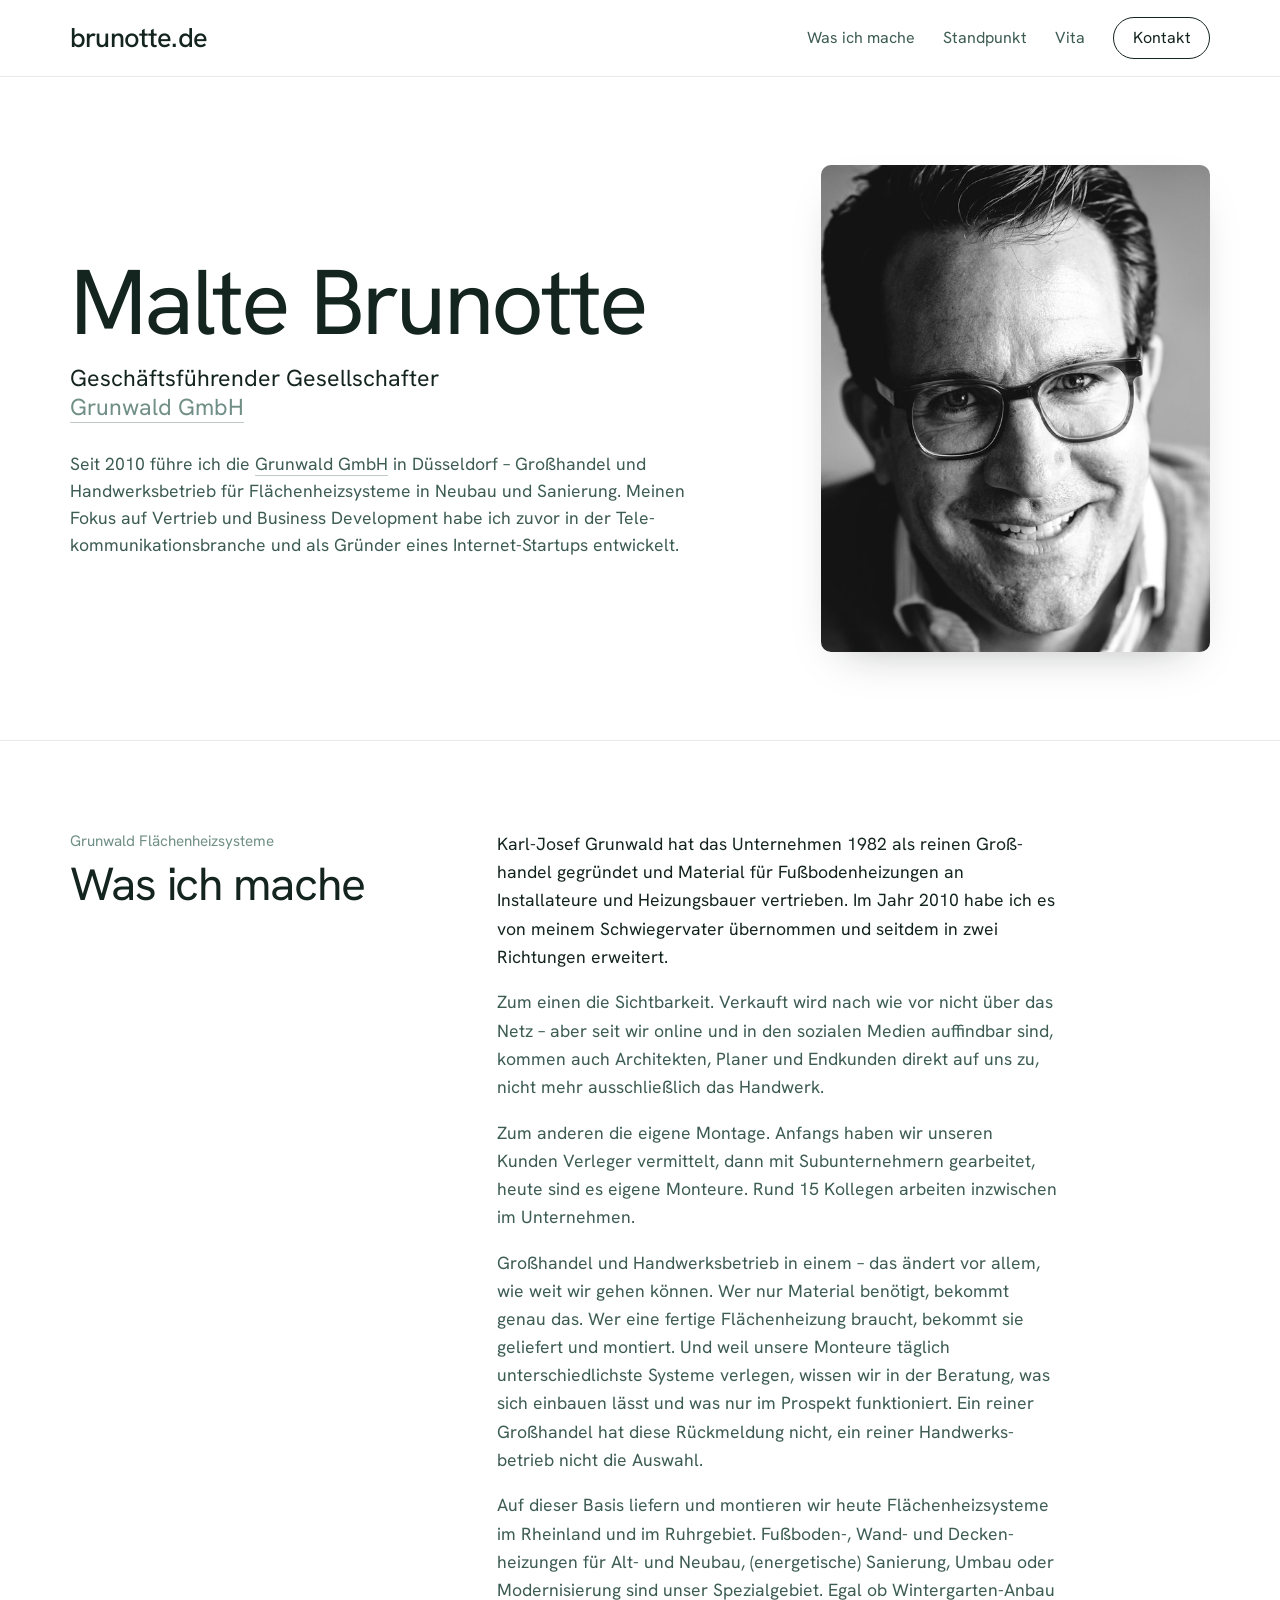
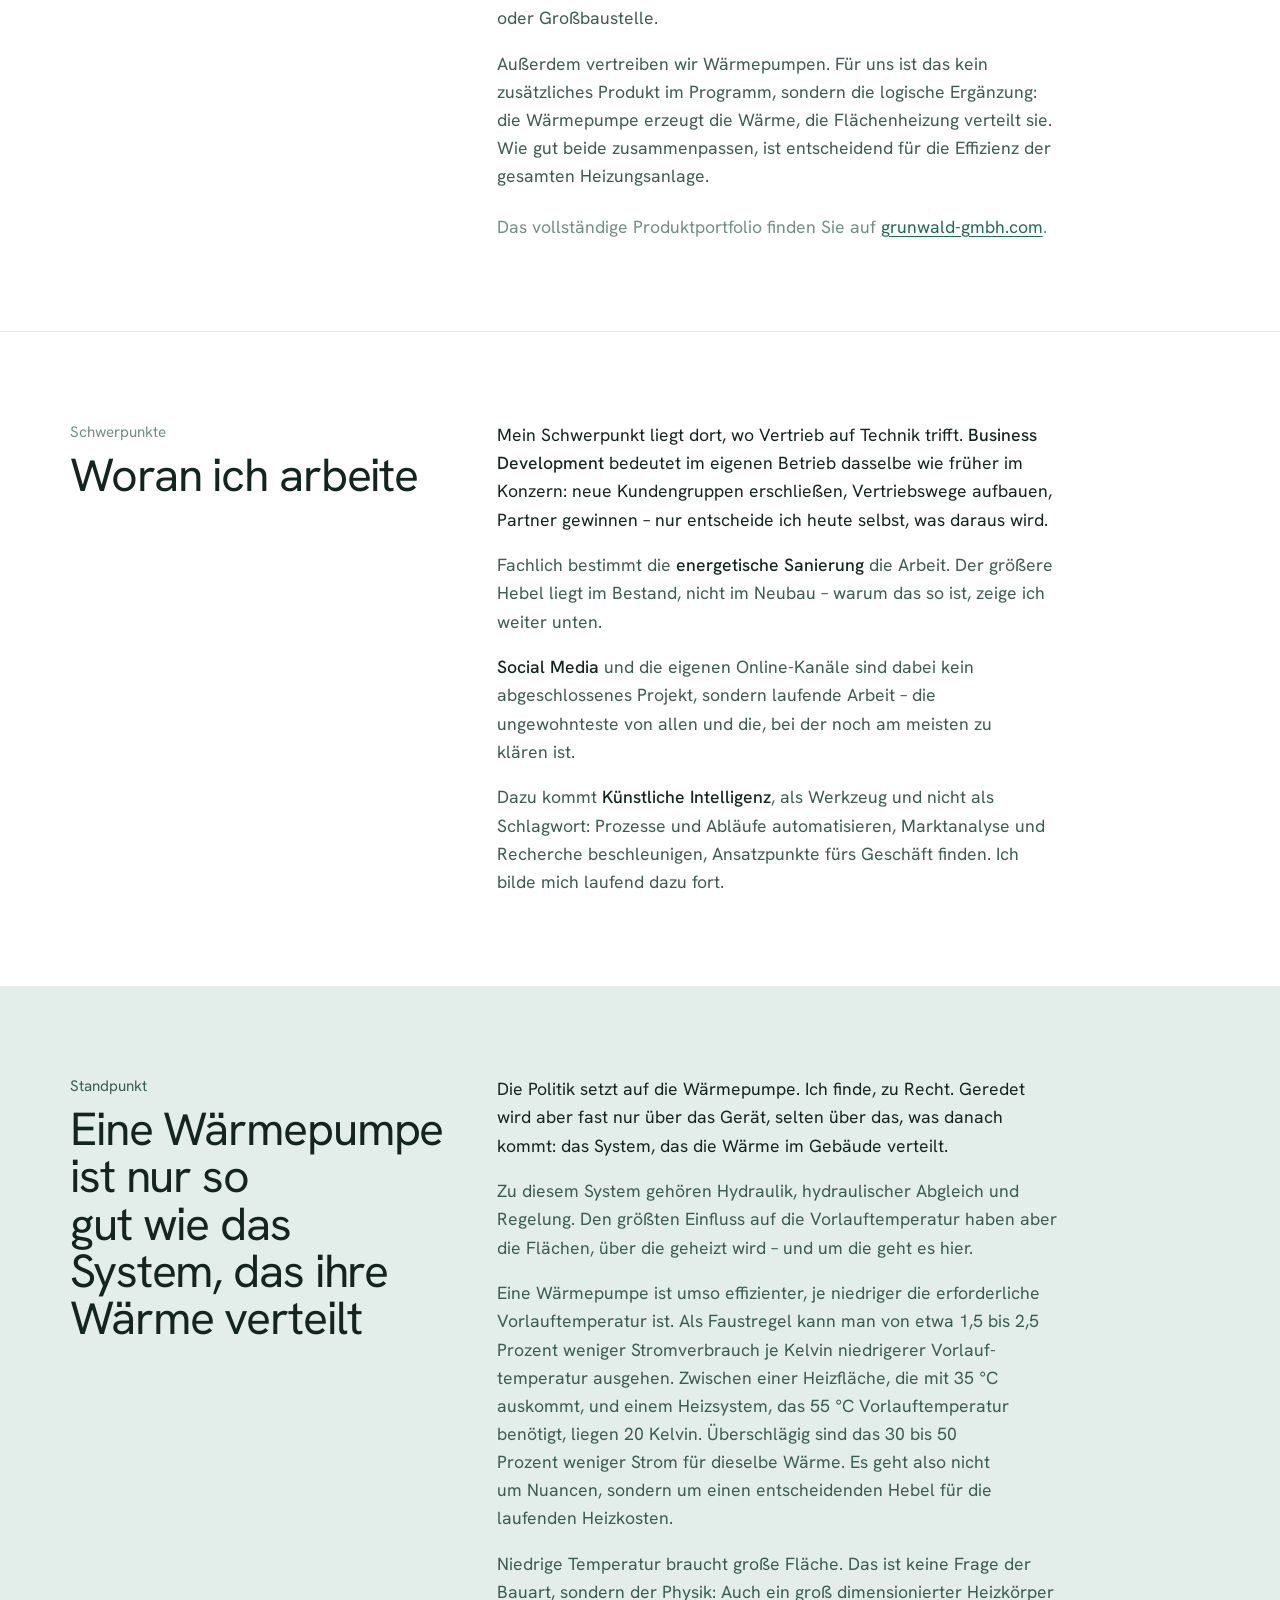
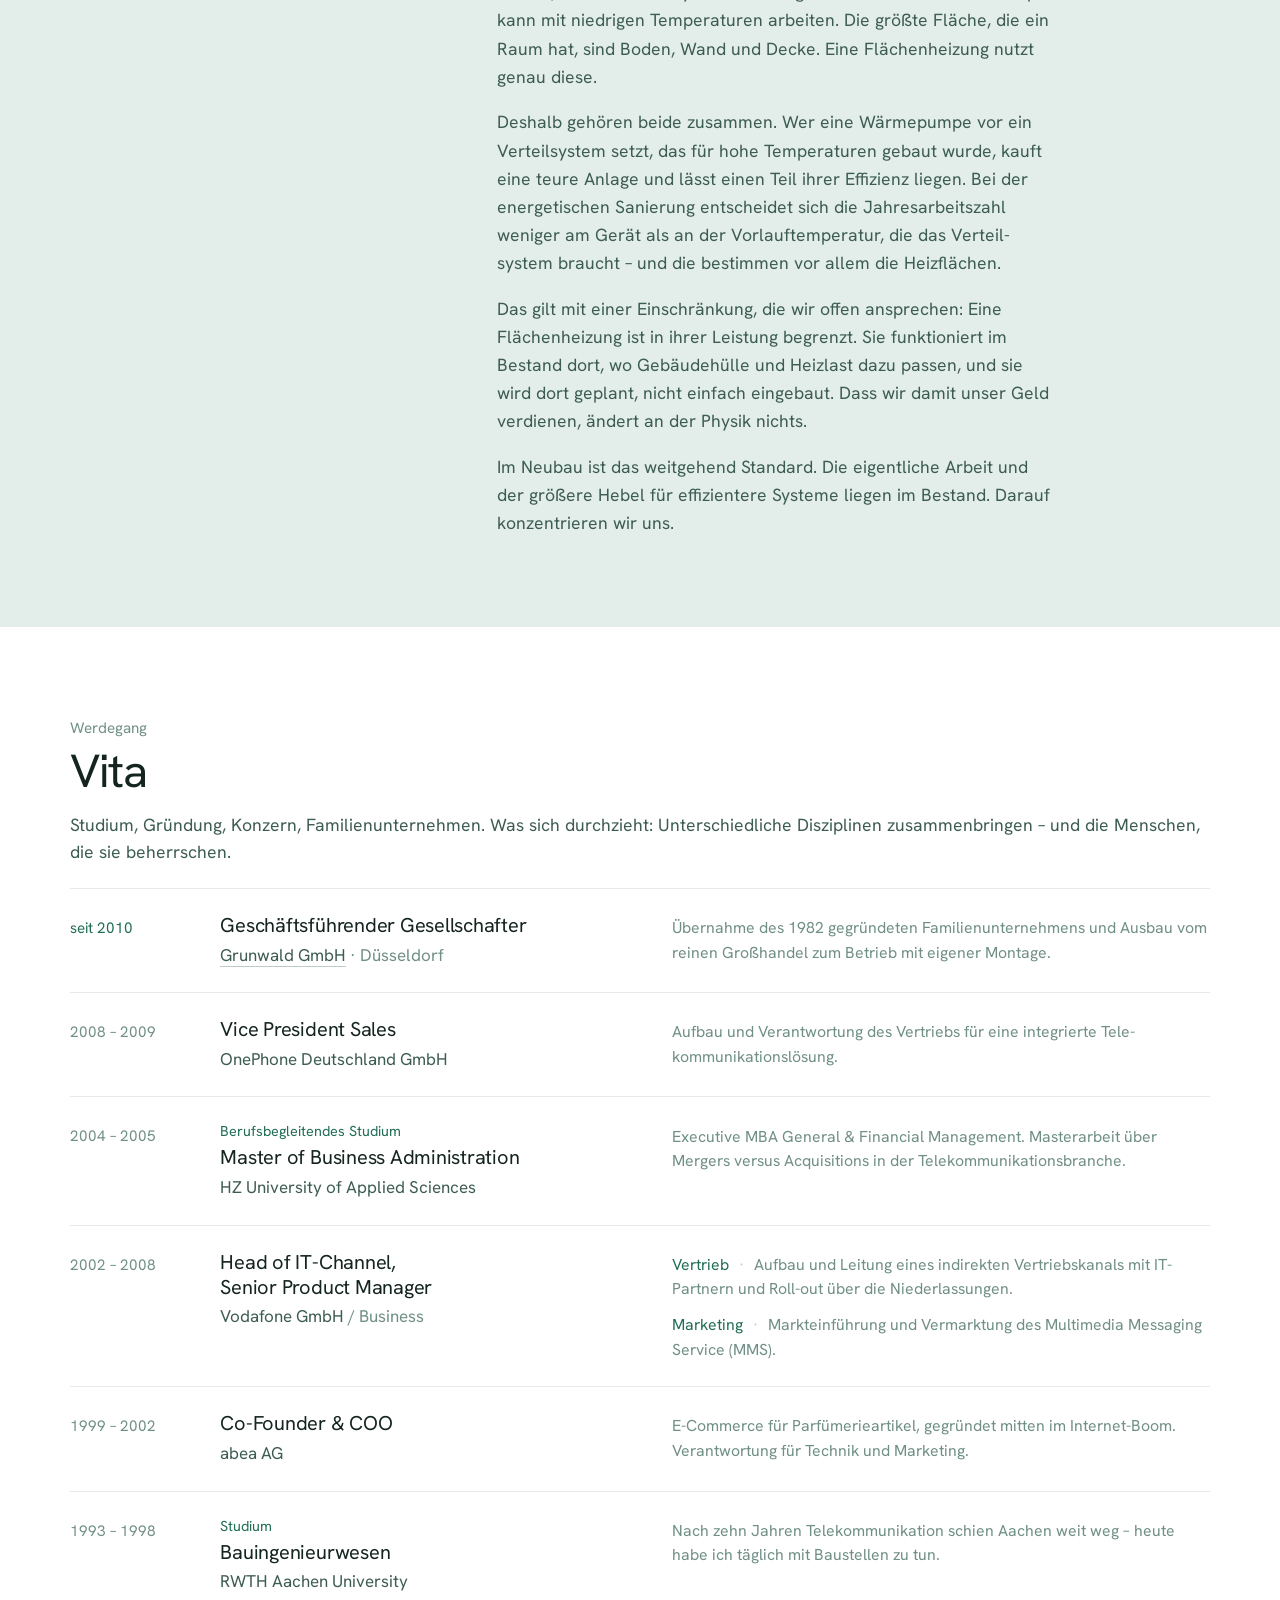
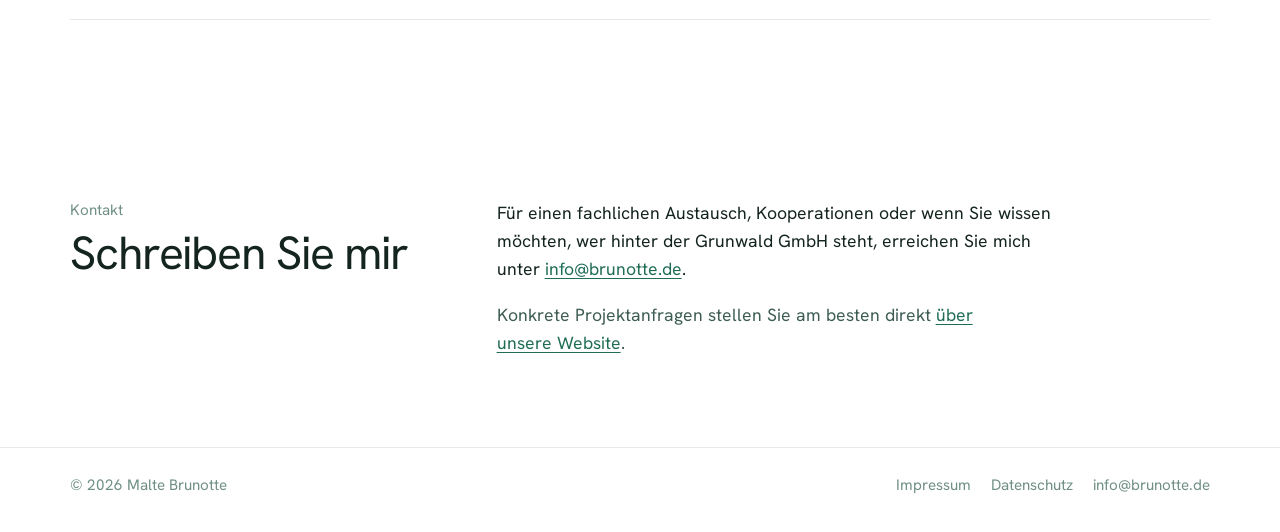
<file: index.html>
<!DOCTYPE html>
<html lang="de">
<head>
<meta charset="utf-8">
<meta name="viewport" content="width=device-width, initial-scale=1">
<title>Malte Brunotte</title>
<meta name="description" content="Malte Brunotte – Geschäftsführender Gesellschafter der Grunwald GmbH in Düsseldorf. Flächenheizsysteme für Neubau und energetische Sanierung, Großhandel und Montage.">
<link rel="icon" href="favicon.ico" sizes="32x32">
<link rel="icon" type="image/png" sizes="16x16" href="favicon-16.png">
<link rel="icon" type="image/png" sizes="32x32" href="favicon-32.png">
<link rel="icon" type="image/png" sizes="192x192" href="icon-192.png">
<link rel="apple-touch-icon" sizes="180x180" href="apple-touch-icon.png">
<meta name="theme-color" content="#ffffff">
<style>
  /* ============================================================
     Hanken Grotesk - lokal eingebunden (SIL Open Font License 1.1,
     Lizenztext in fonts/OFL.txt). Bewusst nicht ueber Google Fonts:
     das wuerde die IP-Adresse jedes Besuchers an Google uebertragen.
     Nur die Gewichte 400 und 500 - mehr verwendet die Seite nicht.
     ============================================================ */
  @font-face {
    font-family: "Hanken Grotesk";
    font-style: normal;
    font-weight: 400;
    font-display: swap;
    src: url("fonts/hanken-grotesk-400-latin.woff2") format("woff2");
    unicode-range: U+0000-00FF, U+0131, U+0152-0153, U+02BB-02BC, U+02C6, U+02DA, U+02DC, U+0304, U+0308, U+0329, U+2000-206F, U+20AC, U+2122, U+2191, U+2193, U+2212, U+2215, U+FEFF, U+FFFD;
  }
  @font-face {
    font-family: "Hanken Grotesk";
    font-style: normal;
    font-weight: 500;
    font-display: swap;
    src: url("fonts/hanken-grotesk-500-latin.woff2") format("woff2");
    unicode-range: U+0000-00FF, U+0131, U+0152-0153, U+02BB-02BC, U+02C6, U+02DA, U+02DC, U+0304, U+0308, U+0329, U+2000-206F, U+20AC, U+2122, U+2191, U+2193, U+2212, U+2215, U+FEFF, U+FFFD;
  }
  @font-face {
    font-family: "Hanken Grotesk";
    font-style: normal;
    font-weight: 400;
    font-display: swap;
    src: url("fonts/hanken-grotesk-400-latin-ext.woff2") format("woff2");
    unicode-range: U+0100-02BA, U+02BD-02C5, U+02C7-02CC, U+02CE-02D7, U+02DD-02FF, U+0304, U+0308, U+0329, U+1D00-1DBF, U+1E00-1E9F, U+1EF2-1EFF, U+2020, U+20A0-20AB, U+20AD-20C4, U+2113, U+2C60-2C7F, U+A720-A7FF;
  }
  @font-face {
    font-family: "Hanken Grotesk";
    font-style: normal;
    font-weight: 500;
    font-display: swap;
    src: url("fonts/hanken-grotesk-500-latin-ext.woff2") format("woff2");
    unicode-range: U+0100-02BA, U+02BD-02C5, U+02C7-02CC, U+02CE-02D7, U+02DD-02FF, U+0304, U+0308, U+0329, U+1D00-1DBF, U+1E00-1E9F, U+1EF2-1EFF, U+2020, U+20A0-20AB, U+20AD-20C4, U+2113, U+2C60-2C7F, U+A720-A7FF;
  }

  /* ============================================================
     ENTWURF Re-Design
     Farbe   · aus dem Logo: Navy #171C28 + Blau #2C6BF2
     Schrift · EINE Grotesk für alles, durchgehend Regular,
               enge Zeilen, keine Versallabels, keine Dekoration
               (Anlehnung an studiocaspar.com / Messina Sans)
     ============================================================ */
  :root {
    /* Fläche.
       Kein Schwarz: Schrift, Linien und Flächen liegen auf demselben
       Grünton wie der Akzent (Farbwinkel 162°), nur sehr viel dunkler
       bzw. heller. Alternative für --ink: #0f1c17 (noch tiefer) */
    --paper:         #ffffff;
    --surface:       #f4f6f5;
    --surface-hover: #edf0ef;
    --ink:           #14241f;
    --ink-soft:      #3d5c53;
    --muted:         #708f86;
    --line:          #e6eae9;
    --line-strong:   #becac7;
    /* Akzent – Hausfarbe der Grunwald GmbH (#206D56) */
    --accent:        #206d56;
    --accent-ink:    #17513f;
    --accent-soft:   #e3eeea;
    --on-accent:    #ffffff;

    /* Eine Schrift für die ganze Seite.
       Austauschbar: "Inter", "Instrument Sans", "Schibsted Grotesk" */
    --font: "Hanken Grotesk", -apple-system, "Segoe UI", system-ui, sans-serif;

    --radius: 10px;
    --measure: 56ch;
    /* Vorspann etwas breiter – lange Komposita reissen sonst Loecher in den Flattersatz */
    --measure-lead: 64ch;
    color-scheme: light;
  }
  @media (prefers-color-scheme: dark) {
    :root:not([data-theme="light"]) {
      --paper:         #0d1412;
      --surface:       #141d1a;
      --surface-hover: #19231f;
      --ink:           #ebf1ef;
      --ink-soft:      #bdd0ca;
      --muted:         #89a39b;
      --line:          #222e2a;
      --line-strong:   #33433d;
      --accent:        #5fbd9e;
      --accent-ink:    #8ad7bd;
      --accent-soft:   #13302a;
      --on-accent:    #0a110e;
      color-scheme: dark;
    }
  }
  :root[data-theme="dark"] {
    --paper:         #0d1412;
    --surface:       #141d1a;
    --surface-hover: #19231f;
    --ink:           #ebf1ef;
    --ink-soft:      #bdd0ca;
    --muted:         #89a39b;
    --line:          #222e2a;
    --line-strong:   #33433d;
    --accent:        #5fbd9e;
    --accent-ink:    #8ad7bd;
    --accent-soft:   #13302a;
    --on-accent:    #0a110e;
    color-scheme: dark;
  }

  /* ---------- Grundlagen ---------- */
  *, *::before, *::after { box-sizing: border-box; }
  html { scroll-behavior: smooth; }
  body {
    margin: 0;
    background: var(--paper);
    color: var(--ink);
    font-family: var(--font);
    font-size: 1.0625rem;
    font-weight: 400;
    /* gleichmaessigerer Flattersatz, keine einzelnen Woerter in der Schlusszeile
       - Ueberschriften setzen weiter unten bewusst balance dagegen */
    text-wrap: pretty;
    line-height: 1.5;
    -webkit-font-smoothing: antialiased;
  }
  p { margin: 0; }
  h1, h2, h3, h4 { margin: 0; font-weight: 400; text-wrap: balance; }
  a { color: var(--accent); text-underline-offset: 3px; }
  a:hover { color: var(--accent-ink); }
  :focus-visible { outline: 2px solid var(--accent); outline-offset: 3px; border-radius: 3px; }
  img { max-width: 100%; }

  .wrap { width: min(1140px, 100% - 3rem); margin-inline: auto; }
  .section[id], .contact[id] { scroll-margin-top: 86px; }

  /* Label: kleine, ruhige Vorzeile – keine Versalien, keine Sperrung */
  .label { font-size: 0.95rem; color: var(--muted); }

  /* Zahlen laufen immer auf gleicher Breite */
  .yrs, .num { font-variant-numeric: tabular-nums; }

  .org-link { color: inherit; text-decoration: none; border-bottom: 1px solid var(--line-strong); transition: color .15s, border-color .15s; }
  .org-link:hover { color: var(--accent); border-bottom-color: var(--accent); }

  /* E-Mail-Links sollen wie Text aussehen, nicht wie Akzent-Links */
  a.mail { color: inherit; text-decoration: none; transition: color .15s; }
  a.mail:hover { color: var(--accent); }

  /* ---------- Kopfzeile ---------- */
  .site-header {
    position: sticky; top: 0; z-index: 20;
    background: var(--paper);
    border-bottom: 1px solid var(--line);
  }
  .site-header .wrap {
    display: flex; align-items: center; justify-content: space-between;
    gap: 1.5rem; height: 76px;
  }
  /* Wortmarke – gesetzt in der Schrift der Seite, kein Bild */
  .wordmark {
    font-size: clamp(1.3rem, 2.4vw, 1.7rem);
    font-weight: 500;
    letter-spacing: -0.03em;
    line-height: 1;
    color: var(--ink);
    text-decoration: none;
    transition: color .15s;
  }
  .wordmark:hover { color: var(--accent); }

  .site-nav { display: flex; align-items: center; gap: 1.75rem; }
  .site-nav a {
    color: var(--ink-soft); text-decoration: none; font-size: 1rem;
    padding: 0.3rem 0; border-bottom: 1px solid transparent;
    transition: color .15s, border-color .15s;
  }
  .site-nav a:hover { color: var(--accent); border-bottom-color: var(--accent); }
  .site-nav a:active { color: var(--accent-ink); border-bottom-color: var(--accent-ink); }
  .site-nav .cta {
    border: 1px solid var(--ink); border-radius: 999px; padding: 0.5rem 1.15rem;
    color: var(--ink);
  }
  /* Wie die Wortmarke: Beim Überfahren wechselt der Knopf auf Grün,
     beim Drücken auf den dunkleren Grünton. */
  .site-nav .cta:hover { color: var(--accent); border-color: var(--accent); }
  .site-nav .cta:active { color: var(--accent-ink); border-color: var(--accent-ink); }
  @media (max-width: 720px) { .site-nav a:not(.cta) { display: none; } }

  /* ---------- Dunkles Band ---------- */

  /* ---------- Hero (hell) ---------- */
  .hero { padding: clamp(3rem, 7vw, 5.5rem) 0 clamp(3rem, 7vw, 5.5rem); border-bottom: 1px solid var(--line); }
  .hero-grid {
    display: grid; grid-template-columns: minmax(0, 1.5fr) minmax(0, 0.85fr);
    gap: clamp(2rem, 5vw, 4.5rem); align-items: center;
  }
  @media (max-width: 860px) { .hero-grid { grid-template-columns: 1fr; } }

  .hero h1 {
    font-size: clamp(3rem, 8.5vw, 5.75rem);
    line-height: 0.96;
    letter-spacing: -0.028em;
    margin-top: 0;
    color: var(--ink);
  }
  /* Rollen stapeln sich eng unter dem Namen – wie in der Vorlage */
  .hero .roles {
    margin-top: 1.1rem;
    font-size: clamp(1.1rem, 2.1vw, 1.45rem);
    line-height: 1.25;
    color: var(--muted);
  }
  .hero .roles strong { font-weight: 400; color: var(--ink); }
  .hero .lead {
    font-size: 1.1rem; line-height: 1.55; color: var(--ink-soft);
    max-width: var(--measure-lead); margin-top: 1.75rem;
  }

  /* Porträt */
  .portrait {
    position: relative; border-radius: var(--radius); overflow: hidden;
    background: var(--surface);
    box-shadow: 0 18px 44px -24px rgba(20, 23, 31, 0.35);
  }
  .portrait img {
    width: 100%; height: 100%; display: block;
    aspect-ratio: 4 / 5; object-fit: cover; object-position: 50% 42%;
  }
  @media (max-width: 860px) {
    .portrait { max-width: 340px; }
    .portrait img { aspect-ratio: 1 / 1; }
  }

  /* ---------- Abschnitte ---------- */
  .section { padding: clamp(3.5rem, 7vw, 6rem) 0; }
  .section + .section { border-top: 1px solid var(--line); }
  /* Der Standpunkt ist der einzige Meinungstext der Seite – deshalb bekommt er
     als einziger Abschnitt eine eigene Fläche. */
  .section.tinted { background: var(--accent-soft); }
  .section.tinted, .section.tinted + .section { border-top: 0; }
  .section.tinted .label { color: var(--ink-soft); }
  .hero + .section { border-top: 0; }
  .section-head { max-width: 44rem; margin-bottom: clamp(2rem, 4vw, 3rem); }
  .section-head h2 {
    font-size: clamp(1.9rem, 3.8vw, 2.9rem);
    line-height: 1.02;
    letter-spacing: -0.024em;
    margin-top: 0.5rem;
  }
  .section-head .lead {
    font-size: 1.1rem; line-height: 1.55; color: var(--ink-soft);
    margin-top: 1rem; max-width: var(--measure);
  }
  /* Vorspann über die volle Breite – fluchtet mit der Tabelle darunter */
  .section-head.wide, .section-head.wide .lead { max-width: none; }
  .section-head.wide { padding-bottom: 1.4rem; margin-bottom: 0; }

  /* ---------- Vita ----------
     Drei Spalten: Jahre · Funktion und Firma · Inhalte */
  .track { list-style: none; margin: 0; padding: 0; }
  .track > li {
    display: grid; grid-template-columns: 7rem minmax(0, 1fr) minmax(0, 1.3fr);
    gap: clamp(1rem, 3vw, 2.5rem); align-items: start;
    padding: 1.5rem 0; border-top: 1px solid var(--line);
  }
  .track > li:last-child { border-bottom: 1px solid var(--line); }
  @media (max-width: 860px) {
    .track > li { grid-template-columns: 7rem minmax(0, 1fr); }
    .track > li .role-detail { grid-column: 2; margin-top: 0.5rem; }
  }
  @media (max-width: 560px) {
    .track > li { grid-template-columns: 1fr; gap: 0.5rem; }
    .track > li .role-detail { grid-column: 1; margin-top: 0; }
  }
  .yrs { font-size: 0.95rem; color: var(--muted); padding-top: 0.25rem; line-height: 1.45; }
  .track .current .yrs .now { color: var(--accent); }

  .role-title { font-size: 1.25rem; line-height: 1.25; letter-spacing: -0.012em; }
  .role-org { color: var(--ink-soft); margin-top: 0.3rem; }
  .role-org .place { color: var(--muted); }

  /* Rechte Spalte: was an der Station tatsächlich entstanden ist */
  .role-detail { display: grid; gap: 0.7rem; padding-top: 0.2rem; }
  .role-note { color: var(--muted); font-size: 0.99rem; line-height: 1.55; }
  /* Funktionsbereich vor dem Text, z. B. Marketing / Vertrieb */
  .fn { color: var(--accent); margin-right: 0.6rem; }
  .fn::after { content: "·"; margin-left: 0.6rem; color: var(--line-strong); }

  /* Studium läuft in derselben Liste mit, wird aber als solches benannt */
  .study-label { font-size: 0.9rem; color: var(--accent); margin-bottom: 0.15rem; }

  /* ---------- Abschnitte mit Fließtext: Überschrift links, Text rechts ---------- */
  .section-grid-text {
    display: grid; grid-template-columns: minmax(0, 1fr) minmax(0, 1.9fr);
    gap: clamp(1.5rem, 4vw, 4rem); align-items: start;
  }
  @media (max-width: 860px) { .section-grid-text { grid-template-columns: 1fr; } }
  .section-grid-text .section-head { margin-bottom: 0; }

  .prose { display: grid; gap: 1.1rem; max-width: var(--measure); }
  .prose p { font-size: 1.1rem; line-height: 1.6; color: var(--ink-soft); }
  .prose p:first-child { color: var(--ink); }
  /* Schlagworte im Fließtext: eine Stufe kräftiger und in voller Schriftfarbe –
     keine echte Fettung, die gibt es sonst nirgends auf der Seite. */
  strong, b { font-weight: 500; }
  .prose strong { font-weight: 500; color: var(--ink); }
  /* Schlusszeile mit Verweis – gleiche Größe wie der Fließtext, nur gedämpfter */
  .prose .prose-note { color: var(--muted); margin-top: 0.3rem; }

  /* ---------- Kontakt ----------
     Gleiches Raster wie die Abschnitte darüber: Überschrift links, Inhalt rechts.
     Keine eigene Trennlinie – die Abschlusslinie der Vita grenzt bereits ab. */
  .contact { padding: clamp(3.5rem, 7vw, 6rem) 0; }
  /* Im Fließtext soll die Adresse als Link erkennbar sein, nicht als Text */
  .prose a.mail { color: var(--accent); text-decoration: underline; }
  .prose a.mail:hover { color: var(--accent-ink); }

  /* ---------- Fußzeile ---------- */
  .site-footer {
    background: var(--paper); color: var(--muted);
    border-top: 1px solid var(--line); padding: 1.6rem 0 2.2rem; font-size: 0.95rem;
  }
  .site-footer .wrap { display: flex; justify-content: space-between; gap: 1rem; flex-wrap: wrap; }
  .footer-rechts { display: flex; gap: 1.25rem; flex-wrap: wrap; align-items: center; }
  .site-footer a:not(.mail) { color: var(--muted); text-decoration: none; transition: color .15s; }
  .site-footer a:not(.mail):hover { color: var(--accent); }

  @media (prefers-reduced-motion: reduce) {
    html { scroll-behavior: auto; }
    * { transition: none !important; animation: none !important; }
  }
</style>
</head>
<body>

<header class="site-header">
  <div class="wrap">
    <a class="wordmark" href="#top">brunotte.de</a>
    <nav class="site-nav" aria-label="Hauptnavigation">
      <a href="#arbeit">Was ich mache</a>
      <a href="#standpunkt">Standpunkt</a>
      <a href="#vita">Vita</a>
      <a class="cta" href="#kontakt">Kontakt</a>
    </nav>
  </div>
</header>

<main id="top">

  <!-- ===== Kopf ===== -->
  <section class="hero">
    <div class="wrap">
      <div class="hero-grid">
        <div>
          <h1>Malte Brunotte</h1>
          <p class="roles">
            <strong>Geschäfts­führender Gesellschafter</strong><br>
            <a class="org-link" href="https://www.grunwald-gmbh.com" target="_blank" rel="noopener">Grunwald GmbH</a>
          </p>
          <p class="lead">
            Seit 2010 führe ich die
            <a class="org-link" href="https://www.grunwald-gmbh.com" target="_blank" rel="noopener">Grunwald GmbH</a> in Düsseldorf –
            Groß­handel und Handwerks­betrieb für Flächen­heizsysteme in Neubau und Sanierung.
            Meinen Fokus auf Vertrieb und Business Development habe ich zuvor in der
            Tele­kommunikations­branche und als Gründer eines Internet-Startups entwickelt.
          </p>
        </div>

        <div class="portrait">
          <img src="portrait.jpg"
               srcset="portrait-600.jpg 600w, portrait.jpg 1000w"
               sizes="(max-width: 860px) 340px, 420px"
               alt="Porträt von Malte Brunotte"
               width="1000" height="1250" loading="eager" decoding="async">
        </div>
      </div>

    </div>
  </section>

  <!-- ===== Was ich mache ===== -->
  <section class="section" id="arbeit">
    <div class="wrap section-grid-text">
      <div class="section-head">
        <p class="label">Grunwald Flächen­heizsysteme</p>
        <h2>Was ich mache</h2>
      </div>
      <div class="prose">
        <p>
          Karl-Josef Grunwald hat das Unternehmen 1982 als reinen Groß­handel gegründet und
          Material für Fußboden­heizungen an Installateure und Heizungs­bauer vertrieben.
          Im Jahr 2010 habe ich es von meinem Schwieger­vater übernommen und seitdem in zwei
          Richtungen erweitert.
        </p>
        <p>
          Zum einen die Sichtbarkeit. Verkauft wird nach wie vor nicht über das Netz – aber
          seit wir online und in den sozialen Medien auffindbar sind, kommen auch Architekten,
          Planer und Endkunden direkt auf uns zu, nicht mehr ausschließlich das Handwerk.
        </p>
        <p>
          Zum anderen die eigene Montage. Anfangs haben wir unseren Kunden Verleger vermittelt,
          dann mit Sub­unternehmern gearbeitet, heute sind es eigene Monteure. Rund 15 Kollegen
          arbeiten inzwischen im Unternehmen.
        </p>
        <p>
          Groß­handel und Handwerks­betrieb in einem – das ändert vor allem, wie weit wir gehen
          können. Wer nur Material benötigt, bekommt genau das. Wer eine fertige Flächen­heizung
          braucht, bekommt sie geliefert und montiert. Und weil unsere Monteure täglich
          unterschiedlichste Systeme verlegen, wissen wir in der Beratung, was sich einbauen
          lässt und was nur im Prospekt funktioniert. Ein reiner Groß­handel hat diese
          Rückmeldung nicht, ein reiner Handwerks­betrieb nicht die Auswahl.
        </p>
        <p>
          Auf dieser Basis liefern und montieren wir heute Flächen­heizsysteme im Rheinland und
          im Ruhrgebiet. Fußboden-, Wand- und Decken­heizungen für Alt- und Neubau,
          (energetische) Sanierung, Umbau oder Modernisierung sind unser Spezial­gebiet. Egal ob
          Wintergarten-Anbau oder Groß­baustelle.
        </p>
        <p>
          Außerdem vertreiben wir Wärmepumpen. Für uns ist das kein zusätzliches Produkt im
          Programm, sondern die logische Ergänzung: die Wärmepumpe erzeugt die
          Wärme, die Flächen­heizung verteilt sie. Wie gut beide zusammen­passen, ist
          entscheidend für die Effizienz der gesamten Heizungs­anlage.
        </p>
        <p class="prose-note">
          Das vollständige Produkt­portfolio finden Sie auf
          <a href="https://www.grunwald-gmbh.com" target="_blank" rel="noopener">grunwald-gmbh.com</a>.
        </p>
      </div>
    </div>
  </section>

  <!-- ===== Schwerpunkte ===== -->
  <section class="section" id="schwerpunkte">
    <div class="wrap section-grid-text">
      <div class="section-head">
        <p class="label">Schwerpunkte</p>
        <h2>Woran ich arbeite</h2>
      </div>
      <div class="prose">
        <p>
          Mein Schwerpunkt liegt dort, wo Vertrieb auf Technik trifft.
          <strong>Business Development</strong> bedeutet im eigenen Betrieb dasselbe wie früher
          im Konzern: neue Kunden­gruppen erschließen, Vertriebs­wege aufbauen, Partner gewinnen –
          nur entscheide ich heute selbst, was daraus wird.
        </p>
        <p>
          Fachlich bestimmt die <strong>energetische Sanierung</strong> die Arbeit. Der größere
          Hebel liegt im Bestand, nicht im Neubau – warum das so ist, zeige ich weiter unten.
        </p>
        <p>
          <strong>Social Media</strong> und die eigenen Online-Kanäle sind dabei kein
          abgeschlossenes Projekt, sondern laufende Arbeit – die ungewohnteste von allen und
          die, bei der noch am meisten zu klären ist.
        </p>
        <p>
          Dazu kommt <strong>Künstliche Intelligenz</strong>, als Werkzeug und nicht als
          Schlagwort: Prozesse und Abläufe automatisieren, Markt­analyse und Recherche
          beschleunigen, Ansatzpunkte fürs Geschäft finden. Ich bilde mich laufend dazu fort.
        </p>
      </div>
    </div>
  </section>

  <!-- ===== Standpunkt ===== -->
  <section class="section tinted" id="standpunkt">
    <div class="wrap section-grid-text">
      <div class="section-head">
        <p class="label">Standpunkt</p>
        <h2>Eine Wärmepumpe ist nur so gut wie das System, das ihre Wärme verteilt</h2>
      </div>
      <div class="prose">
        <p>
          Die Politik setzt auf die Wärmepumpe. Ich finde, zu Recht. Geredet wird aber fast nur
          über das Gerät, selten über das, was danach kommt: das System, das die Wärme im
          Gebäude verteilt.
        </p>
        <p>
          Zu diesem System gehören Hydraulik, hydraulischer Abgleich und Regelung. Den größten
          Einfluss auf die Vorlauf­temperatur haben aber die Flächen, über die geheizt wird – und
          um die geht es hier.
        </p>
        <p>
          Eine Wärmepumpe ist umso effizienter, je niedriger die erforderliche Vorlauf­temperatur
          ist. Als Faustregel kann man von etwa 1,5 bis 2,5 Prozent weniger Strom­verbrauch
          je Kelvin niedrigerer Vorlauf­temperatur ausgehen. Zwischen einer Heizfläche, die mit
          35&nbsp;°C auskommt, und einem Heizsystem, das 55&nbsp;°C Vorlauf­temperatur
          benötigt, liegen 20&nbsp;Kelvin. Überschlägig sind das 30 bis 50 Prozent weniger Strom
          für dieselbe Wärme. Es geht also nicht um Nuancen, sondern um einen entscheidenden
          Hebel für die laufenden Heizkosten.
        </p>
        <p>
          Niedrige Temperatur braucht große Fläche. Das ist keine Frage der Bauart, sondern der
          Physik: Auch ein groß dimensionierter Heiz­körper kann mit niedrigen Temperaturen
          arbeiten. Die größte Fläche, die ein Raum hat, sind Boden, Wand und Decke. Eine
          Flächen­heizung nutzt genau diese.
        </p>
        <p>
          Deshalb gehören beide zusammen. Wer eine Wärmepumpe vor ein Verteil­system setzt, das
          für hohe Temperaturen gebaut wurde, kauft eine teure Anlage und lässt einen Teil ihrer
          Effizienz liegen. Bei der energetischen Sanierung entscheidet sich die
          Jahres­arbeitszahl weniger am Gerät als an der Vorlauf­temperatur, die das Verteil­system
          braucht – und die bestimmen vor allem die Heiz­flächen.
        </p>
        <p>
          Das gilt mit einer Einschränkung, die wir offen ansprechen: Eine Flächen­heizung ist in
          ihrer Leistung begrenzt. Sie funktioniert im Bestand dort, wo Gebäudehülle und Heizlast
          dazu passen, und sie wird dort geplant, nicht einfach eingebaut. Dass wir damit unser
          Geld verdienen, ändert an der Physik nichts.
        </p>
        <p>
          Im Neubau ist das weitgehend Standard. Die eigentliche Arbeit und der
          größere Hebel für effizientere Systeme liegen im Bestand. Darauf konzentrieren wir uns.
        </p>
      </div>
    </div>
  </section>

  <!-- ===== Vita ===== -->
  <section class="section" id="vita">
    <div class="wrap">
      <div class="section-head wide">
        <p class="label">Werdegang</p>
        <h2>Vita</h2>
        <p class="lead">
          Studium, Gründung, Konzern, Familien­unternehmen. Was sich durchzieht:
          Unterschiedliche Disziplinen zusammen­bringen – und die Menschen, die sie beherrschen.
        </p>
      </div>

      <ol class="track">
        <li class="current">
          <div class="yrs"><span class="now">seit 2010</span></div>
          <div class="role">
            <h3 class="role-title">Geschäfts­führender Gesellschafter</h3>
            <p class="role-org"><a class="org-link" href="https://www.grunwald-gmbh.com" target="_blank" rel="noopener">Grunwald GmbH</a> <span class="place">· Düsseldorf</span></p>
          </div>
          <div class="role-detail">
            <p class="role-note">Übernahme des 1982 gegründeten Familien­unternehmens und Ausbau vom reinen Groß­handel zum Betrieb mit eigener Montage.</p>
          </div>
        </li>
        <li>
          <div class="yrs">2008 – 2009</div>
          <div class="role">
            <h3 class="role-title">Vice President Sales</h3>
            <p class="role-org">OnePhone Deutschland GmbH</p>
          </div>
          <div class="role-detail">
            <p class="role-note">Aufbau und Verantwortung des Vertriebs für eine integrierte Tele­kommunikations­lösung.</p>
          </div>
        </li>
        <li class="study">
          <div class="yrs">2004 – 2005</div>
          <div class="role">
            <p class="study-label">Berufs­begleitendes Studium</p>
            <h3 class="role-title">Master of Business Administration</h3>
            <p class="role-org">HZ University of Applied Sciences</p>
          </div>
          <div class="role-detail">
            <p class="role-note">Executive MBA General &amp; Financial Management. Masterarbeit über Mergers versus Acquisitions in der Tele­kommunikations­branche.</p>
          </div>
        </li>
        <li>
          <div class="yrs">2002 – 2008</div>
          <div class="role">
            <h3 class="role-title">Head of IT-Channel,<br>Senior Product Manager</h3>
            <p class="role-org">Vodafone GmbH <span class="place">/ Business</span></p>
          </div>
          <div class="role-detail">
            <p class="role-note"><span class="fn">Vertrieb</span>Aufbau und Leitung eines indirekten Vertriebs­kanals mit IT-Partnern und Roll-out über die Nieder­lassungen.</p>
            <p class="role-note"><span class="fn">Marketing</span>Markt­einführung und Vermarktung des Multimedia Messaging Service (MMS).</p>
          </div>
        </li>
        <li>
          <div class="yrs">1999 – 2002</div>
          <div class="role">
            <h3 class="role-title">Co-Founder &amp; COO</h3>
            <p class="role-org">abea AG</p>
          </div>
          <div class="role-detail">
            <p class="role-note">E-Commerce für Parfümerie­artikel, gegründet mitten im Internet-Boom. Verantwortung für Technik und Marketing.</p>
          </div>
        </li>
        <li class="study">
          <div class="yrs">1993 – 1998</div>
          <div class="role">
            <p class="study-label">Studium</p>
            <h3 class="role-title">Bauingenieur­wesen</h3>
            <p class="role-org">RWTH Aachen University</p>
          </div>
          <div class="role-detail">
            <p class="role-note">Nach zehn Jahren Tele­kommunikation schien Aachen weit weg – heute habe ich täglich mit Baustellen zu tun.</p>
          </div>
        </li>
      </ol>
    </div>
  </section>

</main>

<!-- ===== Kontakt ===== -->
<section class="contact" id="kontakt">
  <div class="wrap section-grid-text">
    <div class="section-head">
      <p class="label">Kontakt</p>
      <h2>Schreiben Sie mir</h2>
    </div>
    <div class="prose">
      <p>
        Für einen fachlichen Austausch, Kooperationen oder wenn Sie wissen möchten, wer hinter
        der Grunwald GmbH steht, erreichen Sie mich unter
        <span class="mail" data-u="info" data-d="brunotte.de">info [at] brunotte.de</span>.
      </p>
      <p>
        Konkrete Projekt­anfragen stellen Sie am besten direkt
        <a href="https://grunwald-gmbh.com/#finden" target="_blank" rel="noopener">über unsere Website</a>.
      </p>
    </div>
  </div>
</section>

<footer class="site-footer">
  <div class="wrap">
    <span>© 2026 Malte Brunotte</span>
    <span class="footer-rechts">
      <a href="impressum.html">Impressum</a>
      <a href="datenschutz.html">Datenschutz</a>
      <span class="mail" data-u="info" data-d="brunotte.de">info [at] brunotte.de</span>
    </span>
  </div>
</footer>

<script>
  /* Die E-Mail-Adresse steht nirgends vollständig im Quelltext, sondern wird
     erst im Browser aus Benutzer und Domain zusammengesetzt. Einfache
     Adress-Sammler lesen nur den Quelltext und finden dort nichts Brauchbares.
     Ohne JavaScript bleibt die lesbare Schreibweise "info [at] brunotte.de". */
  document.querySelectorAll('span.mail').forEach(function (el) {
    var addr = el.dataset.u + String.fromCharCode(64) + el.dataset.d;
    var a = document.createElement('a');
    a.className = el.className;
    a.href = 'mail' + 'to:' + addr;
    a.textContent = addr;
    a.rel = 'nofollow';
    el.replaceWith(a);
  });
</script>

</body>
</html>
</file>
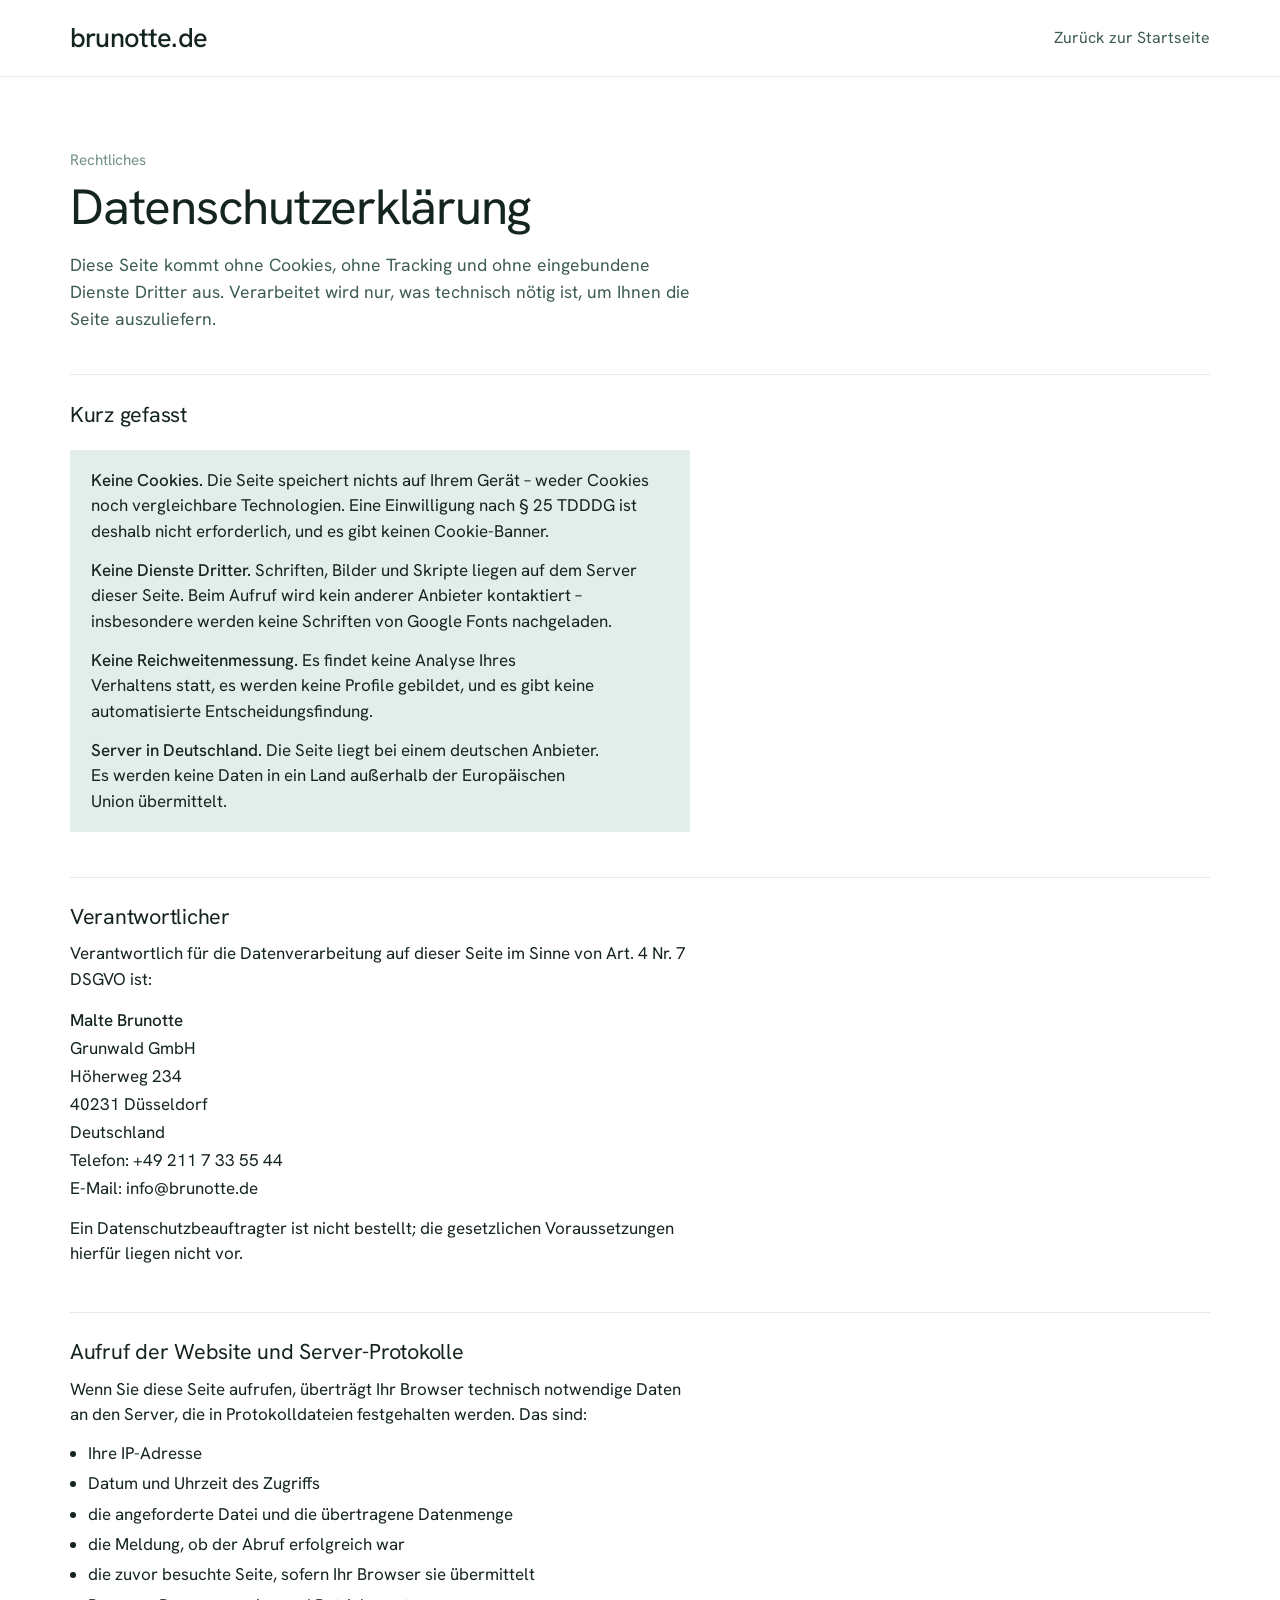
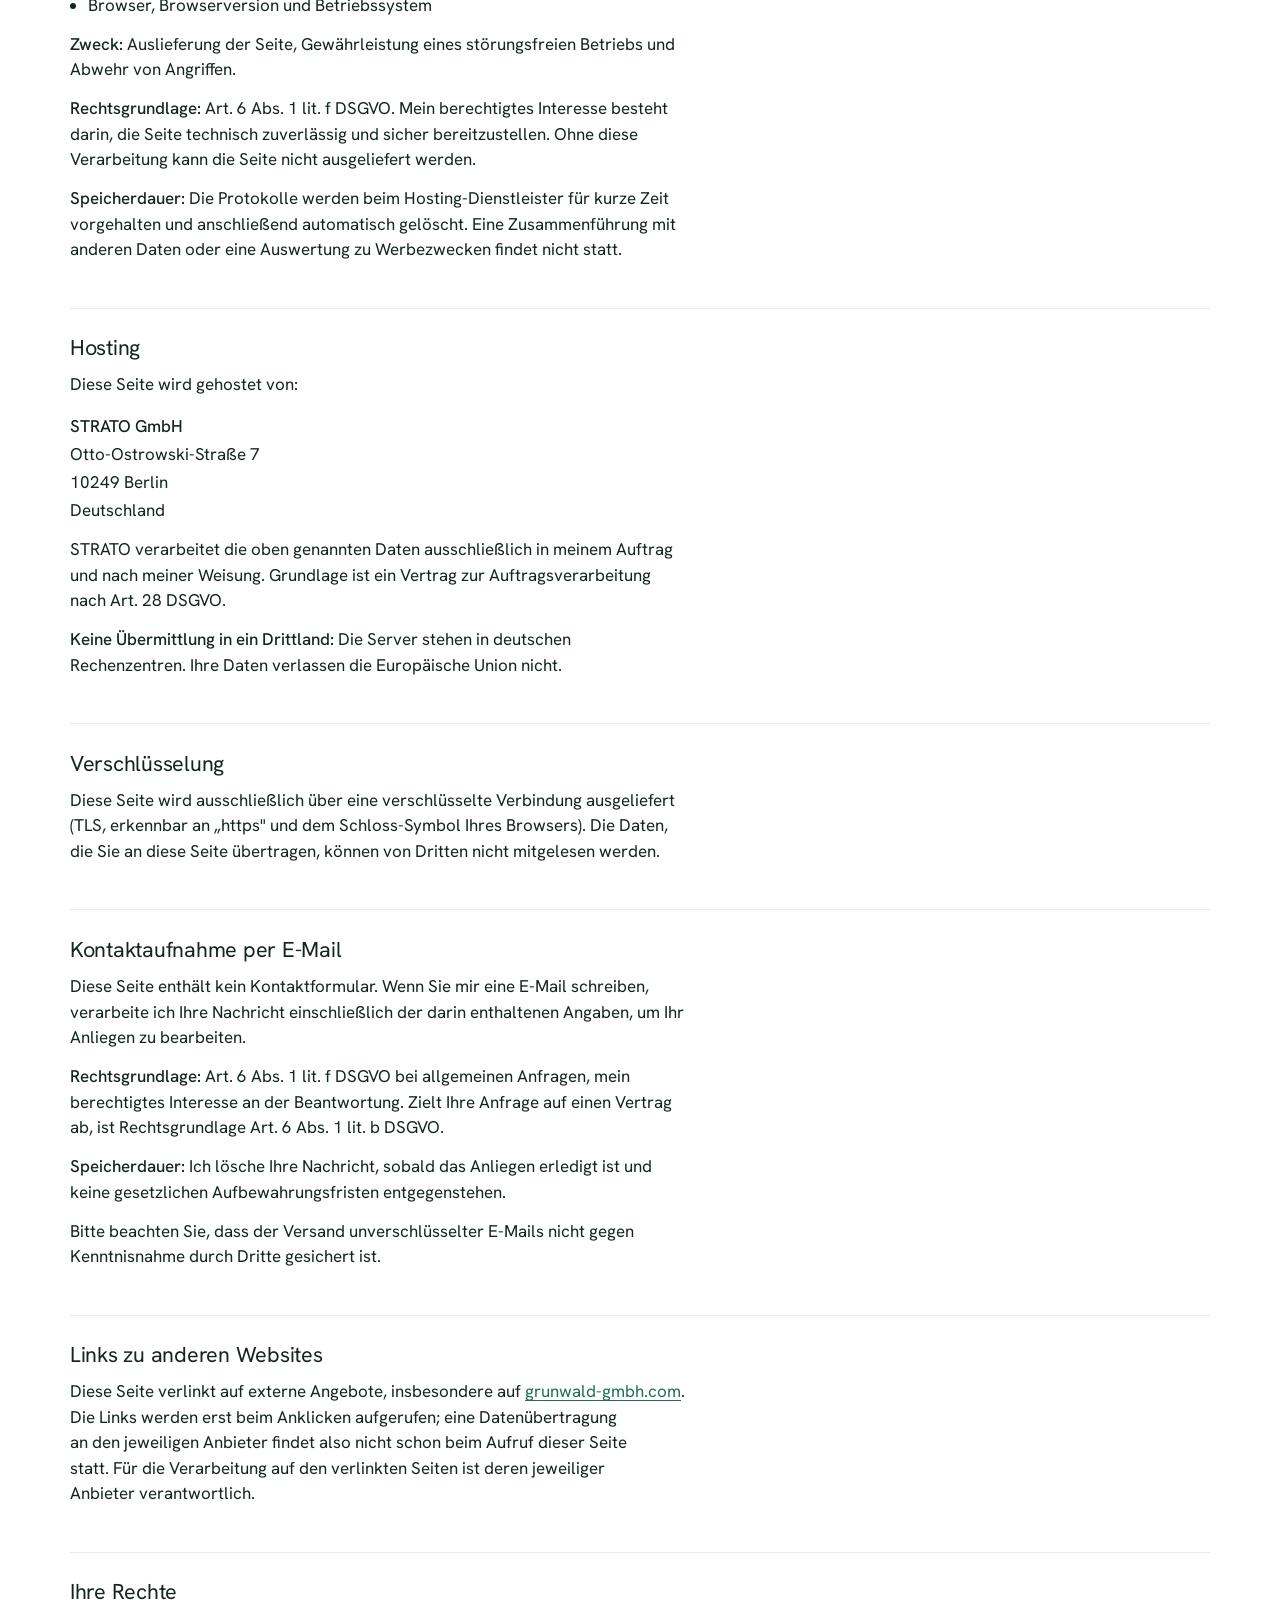
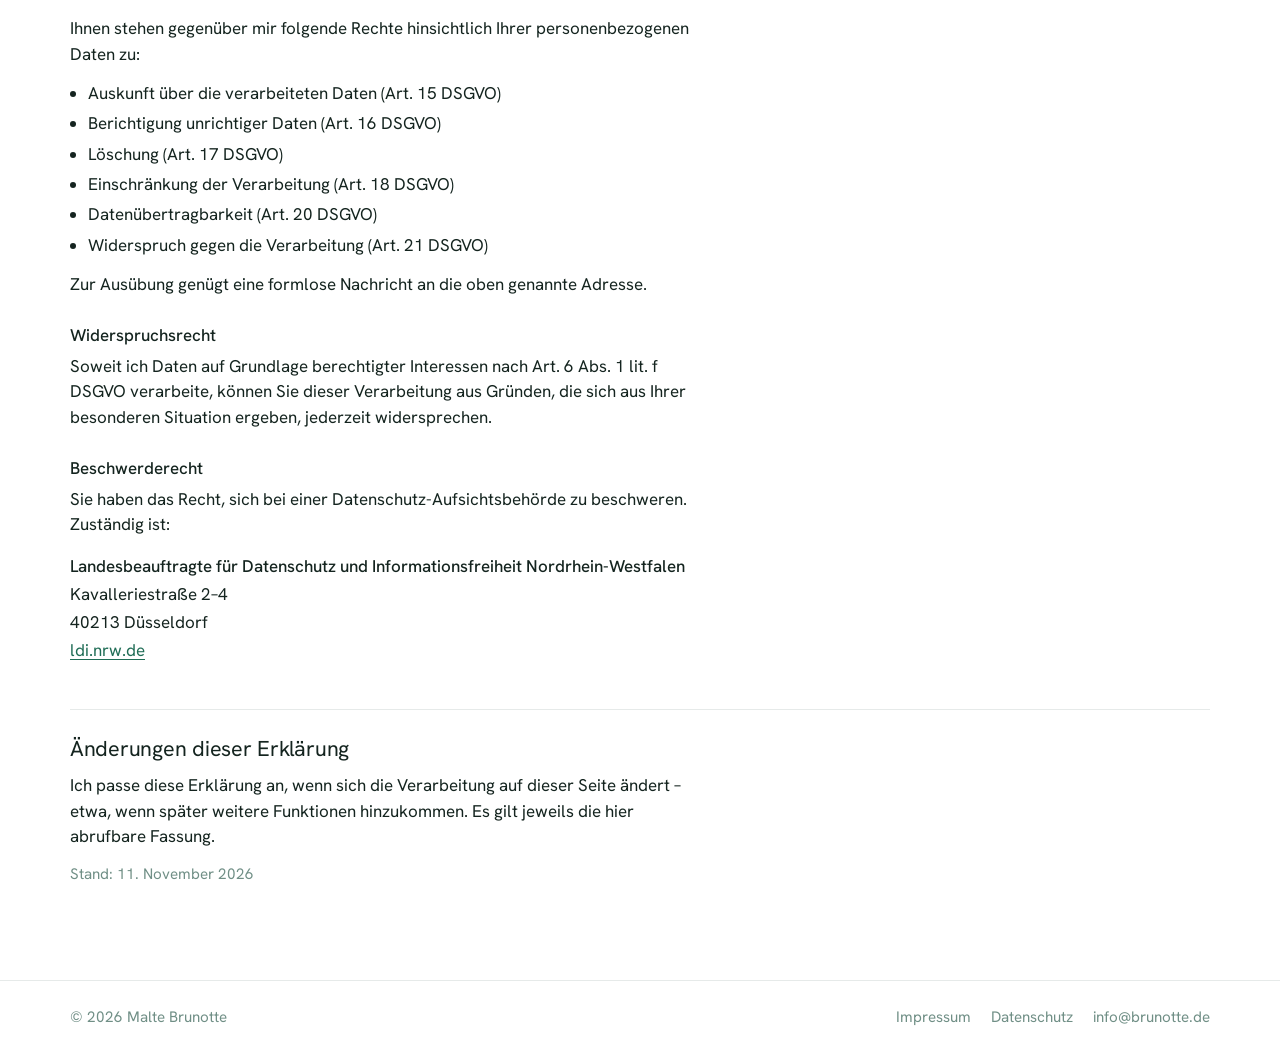
<file: datenschutz.html>
<!DOCTYPE html>
<html lang="de">
<head>
<meta charset="utf-8">
<meta name="viewport" content="width=device-width, initial-scale=1">
<title>Datenschutzerklärung – Malte Brunotte</title>
<meta name="description" content="Datenschutzerklärung für brunotte.de: welche Daten beim Aufruf der Seite verarbeitet werden und welche Rechte Sie haben.">
<meta name="robots" content="index, follow">
<link rel="canonical" href="https://www.brunotte.de/datenschutz.html">
<link rel="icon" href="favicon.ico" sizes="32x32">
<link rel="icon" type="image/png" sizes="16x16" href="favicon-16.png">
<link rel="icon" type="image/png" sizes="32x32" href="favicon-32.png">
<link rel="icon" type="image/png" sizes="192x192" href="icon-192.png">
<link rel="apple-touch-icon" sizes="180x180" href="apple-touch-icon.png">
<meta name="theme-color" content="#ffffff">
<link rel="stylesheet" href="recht.css">
</head>
<body>

<header class="site-header">
  <div class="wrap">
    <a class="wordmark" href="/">brunotte.de</a>
    <nav class="site-nav" aria-label="Hauptnavigation">
      <a href="/">Zurück zur Startseite</a>
    </nav>
  </div>
</header>

<main class="recht">
  <div class="wrap">

    <p class="label">Rechtliches</p>
    <h1>Datenschutzerklärung</h1>
    <p class="vorspann">
      Diese Seite kommt ohne Cookies, ohne Tracking und ohne eingebundene Dienste Dritter aus.
      Verarbeitet wird nur, was technisch nötig ist, um Ihnen die Seite auszuliefern.
    </p>

    <h2>Kurz gefasst</h2>
    <div class="kasten">
      <p>
        <strong>Keine Cookies.</strong> Die Seite speichert nichts auf Ihrem Gerät – weder Cookies
        noch vergleichbare Technologien. Eine Einwilligung nach § 25 TDDDG ist deshalb nicht
        erforderlich, und es gibt keinen Cookie-Banner.
      </p>
      <p>
        <strong>Keine Dienste Dritter.</strong> Schriften, Bilder und Skripte liegen auf dem Server
        dieser Seite. Beim Aufruf wird kein anderer Anbieter kontaktiert – insbesondere werden keine
        Schriften von Google Fonts nachgeladen.
      </p>
      <p>
        <strong>Keine Reichweitenmessung.</strong> Es findet keine Analyse Ihres Verhaltens statt,
        es werden keine Profile gebildet, und es gibt keine automatisierte Entscheidungsfindung.
      </p>
      <p>
        <strong>Server in Deutschland.</strong> Die Seite liegt bei einem deutschen Anbieter.
        Es werden keine Daten in ein Land außerhalb der Europäischen Union übermittelt.
      </p>
    </div>

    <h2>Verantwortlicher</h2>
    <p>Verantwortlich für die Datenverarbeitung auf dieser Seite im Sinne von Art. 4 Nr. 7 DSGVO ist:</p>
    <p class="anschrift">
      <span class="name">Malte Brunotte</span><br>
      Grunwald GmbH<br>
      Höherweg 234<br>
      40231 Düsseldorf<br>
      Deutschland<br>
      Telefon: <a href="tel:+492117335544" class="mail">+49 211 7 33 55 44</a><br>
      E-Mail: <span class="mail" data-u="info" data-d="brunotte.de">info [at] brunotte.de</span>
    </p>
    <p>
      Ein Datenschutzbeauftragter ist nicht bestellt; die gesetzlichen Voraussetzungen hierfür
      liegen nicht vor.
    </p>

    <h2>Aufruf der Website und Server-Protokolle</h2>
    <p>
      Wenn Sie diese Seite aufrufen, überträgt Ihr Browser technisch notwendige Daten an den Server,
      die in Protokolldateien festgehalten werden. Das sind:
    </p>
    <ul>
      <li>Ihre IP-Adresse</li>
      <li>Datum und Uhrzeit des Zugriffs</li>
      <li>die angeforderte Datei und die übertragene Datenmenge</li>
      <li>die Meldung, ob der Abruf erfolgreich war</li>
      <li>die zuvor besuchte Seite, sofern Ihr Browser sie übermittelt</li>
      <li>Browser, Browserversion und Betriebssystem</li>
    </ul>
    <p>
      <strong>Zweck:</strong> Auslieferung der Seite, Gewährleistung eines störungsfreien Betriebs
      und Abwehr von Angriffen.
    </p>
    <p>
      <strong>Rechtsgrundlage:</strong> Art. 6 Abs. 1 lit. f DSGVO. Mein berechtigtes Interesse
      besteht darin, die Seite technisch zuverlässig und sicher bereitzustellen. Ohne diese
      Verarbeitung kann die Seite nicht ausgeliefert werden.
    </p>
    <p>
      <strong>Speicherdauer:</strong> Die Protokolle werden beim Hosting-Dienstleister für kurze
      Zeit vorgehalten und anschließend automatisch gelöscht. Eine Zusammenführung mit anderen Daten
      oder eine Auswertung zu Werbezwecken findet nicht statt.
    </p>

    <h2>Hosting</h2>
    <p>
      Diese Seite wird gehostet von:
    </p>
    <p class="anschrift">
      <span class="name">STRATO GmbH</span><br>
      Otto-Ostrowski-Straße 7<br>
      10249 Berlin<br>
      Deutschland
    </p>
    <p>
      STRATO verarbeitet die oben genannten Daten ausschließlich in meinem Auftrag und nach
      meiner Weisung. Grundlage ist ein Vertrag zur Auftragsverarbeitung nach Art. 28 DSGVO.
    </p>
    <p>
      <strong>Keine Übermittlung in ein Drittland:</strong> Die Server stehen in deutschen
      Rechenzentren. Ihre Daten verlassen die Europäische Union nicht.
    </p>

    <h2>Verschlüsselung</h2>
    <p>
      Diese Seite wird ausschließlich über eine verschlüsselte Verbindung ausgeliefert (TLS,
      erkennbar an „https" und dem Schloss-Symbol Ihres Browsers). Die Daten, die Sie an diese Seite
      übertragen, können von Dritten nicht mitgelesen werden.
    </p>

    <h2>Kontaktaufnahme per E-Mail</h2>
    <p>
      Diese Seite enthält kein Kontaktformular. Wenn Sie mir eine E-Mail schreiben, verarbeite ich
      Ihre Nachricht einschließlich der darin enthaltenen Angaben, um Ihr Anliegen zu bearbeiten.
    </p>
    <p>
      <strong>Rechtsgrundlage:</strong> Art. 6 Abs. 1 lit. f DSGVO bei allgemeinen Anfragen, mein
      berechtigtes Interesse an der Beantwortung. Zielt Ihre Anfrage auf einen Vertrag ab, ist
      Rechtsgrundlage Art. 6 Abs. 1 lit. b DSGVO.
    </p>
    <p>
      <strong>Speicherdauer:</strong> Ich lösche Ihre Nachricht, sobald das Anliegen erledigt ist
      und keine gesetzlichen Aufbewahrungsfristen entgegenstehen.
    </p>
    <p>
      Bitte beachten Sie, dass der Versand unverschlüsselter E-Mails nicht gegen Kenntnisnahme durch
      Dritte gesichert ist.
    </p>

    <h2>Links zu anderen Websites</h2>
    <p>
      Diese Seite verlinkt auf externe Angebote, insbesondere auf
      <a href="https://grunwald-gmbh.com" target="_blank" rel="noopener">grunwald-gmbh.com</a>.
      Die Links werden erst beim Anklicken aufgerufen; eine Datenübertragung an den jeweiligen
      Anbieter findet also nicht schon beim Aufruf dieser Seite statt. Für die Verarbeitung auf den
      verlinkten Seiten ist deren jeweiliger Anbieter verantwortlich.
    </p>

    <h2>Ihre Rechte</h2>
    <p>Ihnen stehen gegenüber mir folgende Rechte hinsichtlich Ihrer personenbezogenen Daten zu:</p>
    <ul>
      <li>Auskunft über die verarbeiteten Daten (Art. 15 DSGVO)</li>
      <li>Berichtigung unrichtiger Daten (Art. 16 DSGVO)</li>
      <li>Löschung (Art. 17 DSGVO)</li>
      <li>Einschränkung der Verarbeitung (Art. 18 DSGVO)</li>
      <li>Datenübertragbarkeit (Art. 20 DSGVO)</li>
      <li>Widerspruch gegen die Verarbeitung (Art. 21 DSGVO)</li>
    </ul>
    <p>
      Zur Ausübung genügt eine formlose Nachricht an die oben genannte Adresse.
    </p>

    <h3>Widerspruchsrecht</h3>
    <p>
      Soweit ich Daten auf Grundlage berechtigter Interessen nach Art. 6 Abs. 1 lit. f DSGVO
      verarbeite, können Sie dieser Verarbeitung aus Gründen, die sich aus Ihrer besonderen
      Situation ergeben, jederzeit widersprechen.
    </p>

    <h3>Beschwerderecht</h3>
    <p>
      Sie haben das Recht, sich bei einer Datenschutz-Aufsichtsbehörde zu beschweren. Zuständig ist:
    </p>
    <p class="anschrift">
      <span class="name">Landesbeauftragte für Datenschutz und Informationsfreiheit
      Nordrhein-Westfalen</span><br>
      Kavalleriestraße 2–4<br>
      40213 Düsseldorf<br>
      <a href="https://www.ldi.nrw.de" target="_blank" rel="noopener">ldi.nrw.de</a>
    </p>

    <h2>Änderungen dieser Erklärung</h2>
    <p>
      Ich passe diese Erklärung an, wenn sich die Verarbeitung auf dieser Seite ändert – etwa, wenn
      später weitere Funktionen hinzukommen. Es gilt jeweils die hier abrufbare Fassung.
    </p>

    <p class="stand">Stand: 11. November 2026</p>

  </div>
</main>

<footer class="site-footer">
  <div class="wrap">
    <span>© 2026 Malte Brunotte</span>
    <span class="rechts">
      <a href="impressum.html">Impressum</a>
      <a href="datenschutz.html">Datenschutz</a>
      <span class="mail" data-u="info" data-d="brunotte.de">info [at] brunotte.de</span>
    </span>
  </div>
</footer>

<script>
  /* E-Mail-Adressen erst im Browser zusammensetzen – hält einfache Sammel-Bots fern. */
  document.querySelectorAll('span.mail').forEach(function (el) {
    var addr = el.dataset.u + String.fromCharCode(64) + el.dataset.d;
    var a = document.createElement('a');
    a.className = el.className;
    a.href = 'mail' + 'to:' + addr;
    a.textContent = addr;
    a.rel = 'nofollow';
    el.replaceWith(a);
  });
</script>

</body>
</html>
</file>
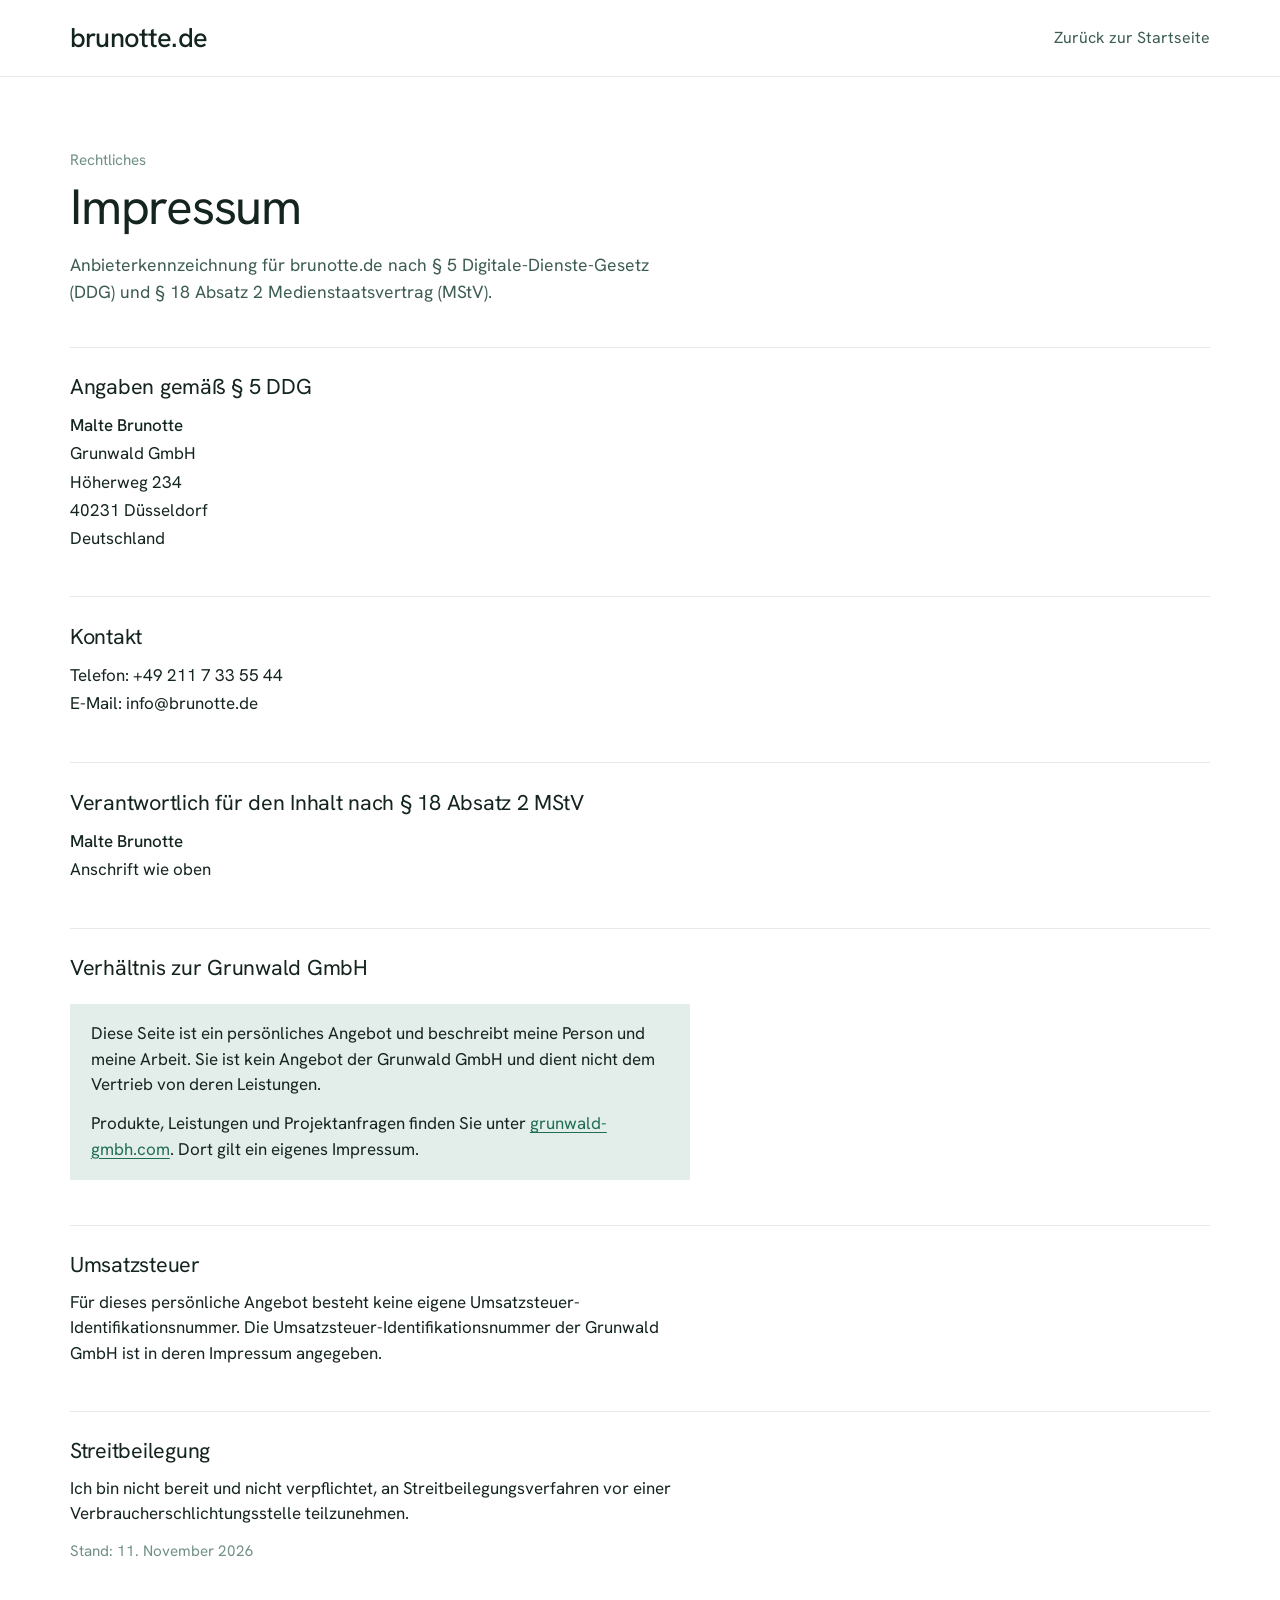
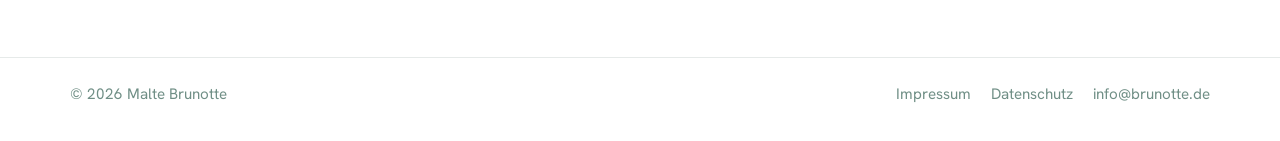
<file: impressum.html>
<!DOCTYPE html>
<html lang="de">
<head>
<meta charset="utf-8">
<meta name="viewport" content="width=device-width, initial-scale=1">
<title>Impressum – Malte Brunotte</title>
<meta name="description" content="Impressum und Anbieterkennzeichnung nach § 5 DDG für brunotte.de.">
<meta name="robots" content="index, follow">
<link rel="canonical" href="https://www.brunotte.de/impressum.html">
<link rel="icon" href="favicon.ico" sizes="32x32">
<link rel="icon" type="image/png" sizes="16x16" href="favicon-16.png">
<link rel="icon" type="image/png" sizes="32x32" href="favicon-32.png">
<link rel="icon" type="image/png" sizes="192x192" href="icon-192.png">
<link rel="apple-touch-icon" sizes="180x180" href="apple-touch-icon.png">
<meta name="theme-color" content="#ffffff">
<link rel="stylesheet" href="recht.css">
</head>
<body>

<header class="site-header">
  <div class="wrap">
    <a class="wordmark" href="/">brunotte.de</a>
    <nav class="site-nav" aria-label="Hauptnavigation">
      <a href="/">Zurück zur Startseite</a>
    </nav>
  </div>
</header>

<main class="recht">
  <div class="wrap">

    <p class="label">Rechtliches</p>
    <h1>Impressum</h1>
    <p class="vorspann">
      Anbieterkennzeichnung für brunotte.de nach § 5 Digitale-Dienste-Gesetz (DDG)
      und § 18 Absatz 2 Medienstaatsvertrag (MStV).
    </p>

    <h2>Angaben gemäß § 5 DDG</h2>
    <p class="anschrift">
      <span class="name">Malte Brunotte</span><br>
      Grunwald GmbH<br>
      Höherweg 234<br>
      40231 Düsseldorf<br>
      Deutschland
    </p>

    <h2>Kontakt</h2>
    <p class="anschrift">
      Telefon: <a href="tel:+492117335544" class="mail">+49 211 7 33 55 44</a><br>
      E-Mail: <span class="mail" data-u="info" data-d="brunotte.de">info [at] brunotte.de</span>
    </p>

    <h2>Verantwortlich für den Inhalt nach § 18 Absatz 2 MStV</h2>
    <p class="anschrift">
      <span class="name">Malte Brunotte</span><br>
      Anschrift wie oben
    </p>

    <h2>Verhältnis zur Grunwald GmbH</h2>
    <div class="kasten">
      <p>
        Diese Seite ist ein persönliches Angebot und beschreibt meine Person und meine Arbeit.
        Sie ist kein Angebot der Grunwald GmbH und dient nicht dem Vertrieb von deren Leistungen.
      </p>
      <p>
        Produkte, Leistungen und Projektanfragen finden Sie unter
        <a href="https://grunwald-gmbh.com" target="_blank" rel="noopener">grunwald-gmbh.com</a>.
        Dort gilt ein eigenes Impressum.
      </p>
    </div>

    <h2>Umsatzsteuer</h2>
    <p>
      Für dieses persönliche Angebot besteht keine eigene Umsatzsteuer-Identifikationsnummer.
      Die Umsatzsteuer-Identifikationsnummer der Grunwald GmbH ist in deren Impressum angegeben.
    </p>

    <h2>Streitbeilegung</h2>
    <p>
      Ich bin nicht bereit und nicht verpflichtet, an Streitbeilegungsverfahren vor einer
      Verbraucherschlichtungsstelle teilzunehmen.
    </p>

    <p class="stand">Stand: 11. November 2026</p>

  </div>
</main>

<footer class="site-footer">
  <div class="wrap">
    <span>© 2026 Malte Brunotte</span>
    <span class="rechts">
      <a href="impressum.html">Impressum</a>
      <a href="datenschutz.html">Datenschutz</a>
      <span class="mail" data-u="info" data-d="brunotte.de">info [at] brunotte.de</span>
    </span>
  </div>
</footer>

<script>
  /* E-Mail-Adressen erst im Browser zusammensetzen – hält einfache Sammel-Bots fern. */
  document.querySelectorAll('span.mail').forEach(function (el) {
    var addr = el.dataset.u + String.fromCharCode(64) + el.dataset.d;
    var a = document.createElement('a');
    a.className = el.className;
    a.href = 'mail' + 'to:' + addr;
    a.textContent = addr;
    a.rel = 'nofollow';
    el.replaceWith(a);
  });
</script>

</body>
</html>
</file>
<file: recht.css>
/* ============================================================
   Gemeinsame Gestaltung der Rechtsseiten (Impressum, Datenschutz).

   Bewusst eine eigene Datei und nicht der vollstaendige Stil der
   Startseite: Diese Seiten brauchen nur Kopf, Fliesstext und Fuss.
   Die Farbwerte und die Schrifteinbindung sind mit index.html
   gleichzuhalten - aendert sich dort ein Token, hier mitziehen.
   ============================================================ */

/* ---------- Schrift: lokal, nicht ueber Google ---------- */
@font-face {
  font-family: "Hanken Grotesk";
  font-style: normal;
  font-weight: 400;
  font-display: swap;
  src: url("fonts/hanken-grotesk-400-latin.woff2") format("woff2");
  unicode-range: U+0000-00FF, U+0131, U+0152-0153, U+02BB-02BC, U+02C6, U+02DA, U+02DC, U+0304, U+0308, U+0329, U+2000-206F, U+20AC, U+2122, U+2191, U+2193, U+2212, U+2215, U+FEFF, U+FFFD;
}
@font-face {
  font-family: "Hanken Grotesk";
  font-style: normal;
  font-weight: 500;
  font-display: swap;
  src: url("fonts/hanken-grotesk-500-latin.woff2") format("woff2");
  unicode-range: U+0000-00FF, U+0131, U+0152-0153, U+02BB-02BC, U+02C6, U+02DA, U+02DC, U+0304, U+0308, U+0329, U+2000-206F, U+20AC, U+2122, U+2191, U+2193, U+2212, U+2215, U+FEFF, U+FFFD;
}
@font-face {
  font-family: "Hanken Grotesk";
  font-style: normal;
  font-weight: 400;
  font-display: swap;
  src: url("fonts/hanken-grotesk-400-latin-ext.woff2") format("woff2");
  unicode-range: U+0100-02BA, U+02BD-02C5, U+02C7-02CC, U+02CE-02D7, U+02DD-02FF, U+0304, U+0308, U+0329, U+1D00-1DBF, U+1E00-1E9F, U+1EF2-1EFF, U+2020, U+20A0-20AB, U+20AD-20C4, U+2113, U+2C60-2C7F, U+A720-A7FF;
}
@font-face {
  font-family: "Hanken Grotesk";
  font-style: normal;
  font-weight: 500;
  font-display: swap;
  src: url("fonts/hanken-grotesk-500-latin-ext.woff2") format("woff2");
  unicode-range: U+0100-02BA, U+02BD-02C5, U+02C7-02CC, U+02CE-02D7, U+02DD-02FF, U+0304, U+0308, U+0329, U+1D00-1DBF, U+1E00-1E9F, U+1EF2-1EFF, U+2020, U+20A0-20AB, U+20AD-20C4, U+2113, U+2C60-2C7F, U+A720-A7FF;
}

/* ---------- Farben: identisch zu index.html ---------- */
:root {
  --paper:         #ffffff;
  --surface:       #f4f6f5;
  --ink:           #14241f;
  --ink-soft:      #3d5c53;
  --muted:         #708f86;
  --line:          #e6eae9;
  --line-strong:   #becac7;
  --accent:        #206d56;
  --accent-ink:    #17513f;
  --accent-soft:   #e3eeea;
  --font: "Hanken Grotesk", -apple-system, "Segoe UI", system-ui, sans-serif;
  --measure: 62ch;
  color-scheme: light;
}

@media (prefers-color-scheme: dark) {
  :root:not([data-theme="light"]) {
    --paper:         #0d1412;
    --surface:       #141d1a;
    --ink:           #ebf1ef;
    --ink-soft:      #bdd0ca;
    --muted:         #89a39b;
    --line:          #222e2a;
    --line-strong:   #33433d;
    --accent:        #5fbd9e;
    --accent-ink:    #8ad7bd;
    --accent-soft:   #13302a;
    color-scheme: dark;
  }
}
:root[data-theme="dark"] {
  --paper:         #0d1412;
  --surface:       #141d1a;
  --ink:           #ebf1ef;
  --ink-soft:      #bdd0ca;
  --muted:         #89a39b;
  --line:          #222e2a;
  --line-strong:   #33433d;
  --accent:        #5fbd9e;
  --accent-ink:    #8ad7bd;
  --accent-soft:   #13302a;
  color-scheme: dark;
}

/* ---------- Grundlagen ---------- */
* { box-sizing: border-box; }

html { scroll-behavior: smooth; }

body {
  margin: 0;
  background: var(--paper);
  color: var(--ink);
  font-family: var(--font);
  font-size: 1.0625rem;
  font-weight: 400;
  line-height: 1.5;
  text-wrap: pretty;
  -webkit-font-smoothing: antialiased;
}

h1, h2, h3 { margin: 0; font-weight: 400; text-wrap: balance; }
strong, b { font-weight: 500; }
a { color: var(--accent); text-underline-offset: 3px; }
a:hover { color: var(--accent-ink); }
:focus-visible { outline: 2px solid var(--accent); outline-offset: 3px; border-radius: 3px; }

.wrap { width: min(1140px, 100% - 3rem); margin-inline: auto; }

/* E-Mail-Links sehen aus wie Text, nicht wie Akzent-Links */
a.mail { color: inherit; text-decoration: none; transition: color .15s; }
a.mail:hover { color: var(--accent); }

/* ---------- Kopfzeile ---------- */
.site-header {
  position: sticky; top: 0; z-index: 20;
  background: var(--paper);
  border-bottom: 1px solid var(--line);
}
.site-header .wrap {
  display: flex; align-items: center; justify-content: space-between;
  gap: 1.5rem; height: 76px;
}
.wordmark {
  font-size: clamp(1.3rem, 2.4vw, 1.7rem);
  font-weight: 500;
  letter-spacing: -0.03em;
  line-height: 1;
  color: var(--ink);
  text-decoration: none;
  transition: color .15s;
}
.wordmark:hover { color: var(--accent); }

.site-nav { display: flex; align-items: center; gap: 1.75rem; }
.site-nav a {
  color: var(--ink-soft); text-decoration: none; font-size: 1rem;
  padding: 0.3rem 0; border-bottom: 1px solid transparent;
  transition: color .15s, border-color .15s;
}
.site-nav a:hover { color: var(--accent); border-bottom-color: var(--accent); }

/* ---------- Inhalt ---------- */
.recht { padding: clamp(2.5rem, 6vw, 4.5rem) 0 clamp(3rem, 7vw, 5rem); }

.recht .label { font-size: 0.95rem; color: var(--muted); margin: 0 0 0.6rem; }

.recht h1 {
  font-size: clamp(2.1rem, 5vw, 3.1rem);
  line-height: 1.04;
  letter-spacing: -0.025em;
  margin-bottom: 1.1rem;
}

.recht .vorspann {
  font-size: 1.1rem; line-height: 1.55; color: var(--ink-soft);
  max-width: var(--measure); margin: 0 0 2.6rem;
}

.recht h2 {
  font-size: 1.35rem;
  line-height: 1.25;
  letter-spacing: -0.012em;
  margin: 2.8rem 0 0.7rem;
  padding-top: 1.6rem;
  border-top: 1px solid var(--line);
}
.recht h2:first-of-type { margin-top: 0; }

.recht h3 {
  font-size: 1.0625rem;
  font-weight: 500;
  margin: 1.6rem 0 0.35rem;
}

.recht p, .recht ul { max-width: var(--measure); }
.recht p { margin: 0 0 0.85rem; }
.recht ul { margin: 0 0 0.85rem; padding-left: 1.15rem; }
.recht li { margin-bottom: 0.3rem; }

/* Anschriftenblock: Zeilenumbrueche wie geschrieben */
.anschrift {
  margin: 0 0 1.4rem;
  line-height: 1.65;
}
.anschrift .name { font-weight: 500; }

/* Hervorgehobener Kasten in der Farbe des Standpunkts */
.kasten {
  background: var(--accent-soft);
  padding: 1.1rem 1.3rem;
  margin: 1.4rem 0 1.6rem;
  max-width: var(--measure);
}
.kasten p:last-child { margin-bottom: 0; }

.stand { color: var(--muted); font-size: 0.95rem; margin-top: 2.6rem; }

/* ---------- Fusszeile ---------- */
.site-footer {
  background: var(--paper); color: var(--muted);
  border-top: 1px solid var(--line); padding: 1.6rem 0 2.2rem; font-size: 0.95rem;
}
.site-footer .wrap { display: flex; justify-content: space-between; gap: 1rem; flex-wrap: wrap; }
.site-footer .rechts { display: flex; gap: 1.25rem; flex-wrap: wrap; align-items: center; }
.site-footer a:not(.mail) { color: var(--muted); text-decoration: none; transition: color .15s; }
.site-footer a:not(.mail):hover { color: var(--accent); }

@media (prefers-reduced-motion: reduce) {
  html { scroll-behavior: auto; }
  * { transition: none !important; animation: none !important; }
}

/* ============================================================
   Druckausgabe. Gilt fuer den Ausdruck im Browser ebenso wie
   fuer die archivierten PDF-Fassungen dieser Seiten.
   ============================================================ */
@media print {

  @page { size: A4; margin: 19mm 18mm; }

  html, body { background: #fff; color: #14241f; }
  body { font-size: 10.5pt; line-height: 1.5; }

  /* Navigation und Fusszeile gehoeren nicht in ein Dokument */
  .site-header, .site-footer { display: none; }

  .recht { padding: 0; }
  .wrap { width: auto; margin: 0; }

  /* Im Druck darf der Text die volle Breite nutzen */
  .recht p, .recht ul, .recht .vorspann, .kasten { max-width: none; }

  .recht h1 { font-size: 21pt; margin-bottom: 4mm; }
  .recht .vorspann { font-size: 11pt; margin-bottom: 5mm; }
  .recht h2 { font-size: 13pt; margin: 5mm 0 1.5mm; padding-top: 2.5mm; }
  .recht h3 { font-size: 10.5pt; margin: 4mm 0 1mm; }

  /* Ueberschriften nicht allein am Seitenende stehen lassen */
  h1, h2, h3 { break-after: avoid; }
  .anschrift, .kasten, .recht ul { break-inside: avoid; }

  /* Der gruene Kasten bleibt, aber dezenter */
  .kasten {
    background: #f2f7f5;
    border-left: 2pt solid #206d56;
    padding: 3mm 4mm;
  }

  /* Gedruckte Verweise brauchen ihre Adresse, sonst sind sie wertlos.
     Interne Verweise und E-Mail-Adressen bleiben unangetastet. */
  a[href^="http"]::after {
    content: " (" attr(href) ")";
    font-size: 9pt;
    color: #3d5c53;
    white-space: nowrap;
  }
  a { color: #14241f; text-decoration: underline; }

  .stand { margin-top: 6mm; font-size: 9.5pt; break-before: avoid; }
}
</file>
